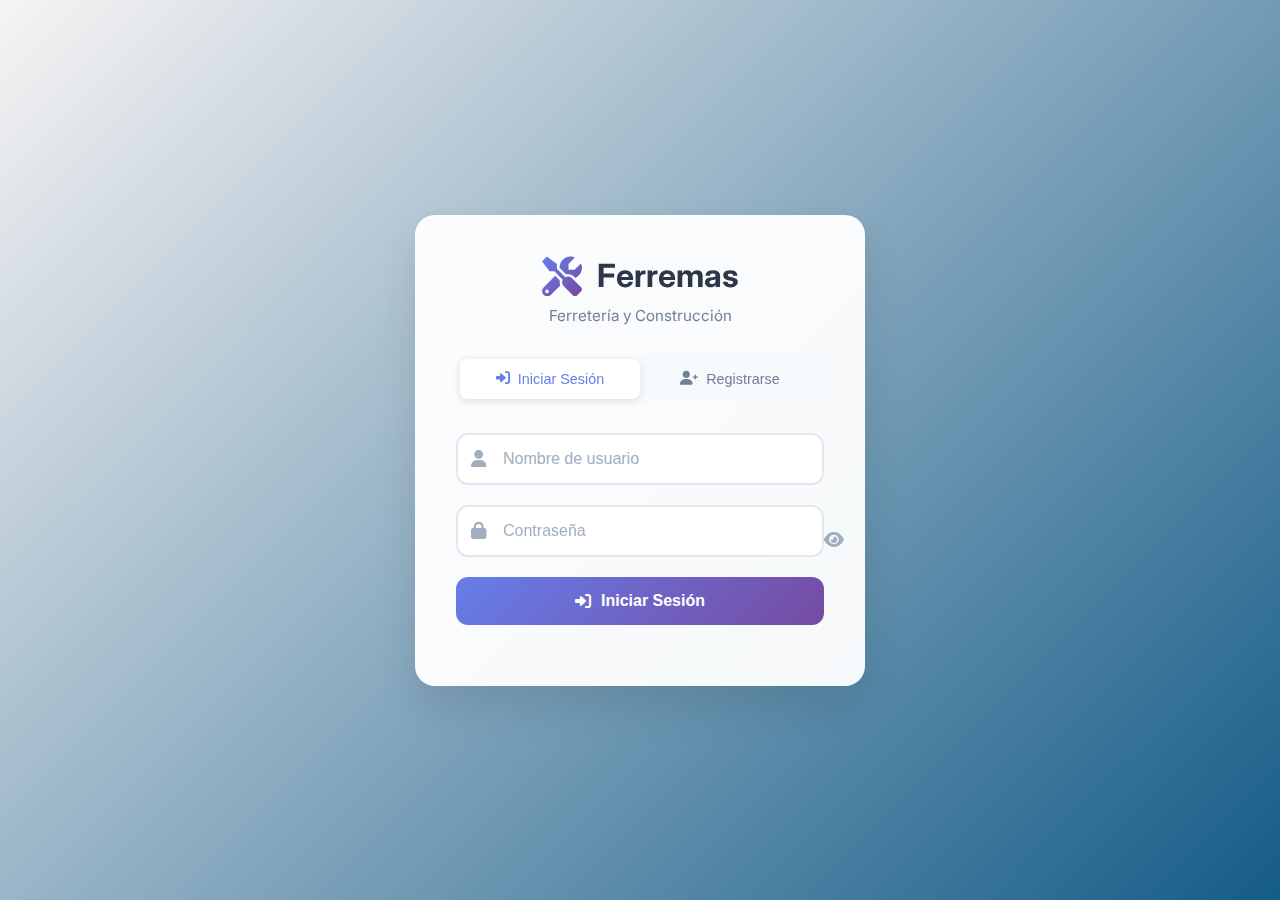
<file: ms-auth-bff/src/main/resources/static/index.html>
<!DOCTYPE html>
<html lang="es">
<head>
    <meta charset="UTF-8">
    <meta name="viewport" content="width=device-width, initial-scale=1.0">
    <title>Ferremas - Login & Register</title>
    <link rel="stylesheet" href="styles.css">
    <link href="https://cdnjs.cloudflare.com/ajax/libs/font-awesome/6.0.0/css/all.min.css" rel="stylesheet">
    <link href="https://fonts.googleapis.com/css2?family=Inter:wght@300;400;500;600;700&display=swap" rel="stylesheet">
</head>
<body>
    <div class="container">
        <div class="auth-container">
            <div class="auth-header">
                <div class="logo">
                    <i class="fas fa-tools"></i>
                    <h1>Ferremas</h1>
                </div>
                <p class="subtitle">Ferretería y Construcción</p>
            </div>

            <div class="auth-tabs">
                <button class="tab-btn active" data-tab="login">
                    <i class="fas fa-sign-in-alt"></i>
                    Iniciar Sesión
                </button>
                <button class="tab-btn" data-tab="register">
                    <i class="fas fa-user-plus"></i>
                    Registrarse
                </button>
            </div>

            <!-- Login Form -->
            <form id="loginForm" class="auth-form active">
                <div class="form-group">
                    <div class="input-icon">
                        <i class="fas fa-user"></i>
                        <input type="text" id="loginUsername" placeholder="Nombre de usuario" required>
                    </div>
                </div>
                <div class="form-group">
                    <div class="input-icon">
                        <i class="fas fa-lock"></i>
                        <input type="password" id="loginPassword" placeholder="Contraseña" required>
                        <button type="button" class="toggle-password" onclick="togglePassword('loginPassword')">
                            <i class="fas fa-eye"></i>
                        </button>
                    </div>
                </div>
                <div class="form-group">
                    <button type="submit" class="btn-primary">
                        <i class="fas fa-sign-in-alt"></i>
                        Iniciar Sesión
                    </button>
                </div>
            </form>

            <!-- Register Form -->
            <form id="registerForm" class="auth-form">
                <div class="form-group">
                    <div class="input-icon">
                        <i class="fas fa-user"></i>
                        <input type="text" id="registerUsername" placeholder="Nombre de usuario" required>
                    </div>
                </div>
                <div class="form-group">
                    <div class="input-icon">
                        <i class="fas fa-envelope"></i>
                        <input type="email" id="registerEmail" placeholder="Correo electrónico" required>
                    </div>
                </div>
                <div class="form-group">
                    <div class="input-icon">
                        <i class="fas fa-lock"></i>
                        <input type="password" id="registerPassword" placeholder="Contraseña" required>
                        <button type="button" class="toggle-password" onclick="togglePassword('registerPassword')">
                            <i class="fas fa-eye"></i>
                        </button>
                    </div>
                </div>
                <div class="form-group">
                    <div class="input-icon">
                        <i class="fas fa-lock"></i>
                        <input type="password" id="confirmPassword" placeholder="Confirmar contraseña" required>
                        <button type="button" class="toggle-password" onclick="togglePassword('confirmPassword')">
                            <i class="fas fa-eye"></i>
                        </button>
                    </div>
                </div>
                <div class="form-group">
                    <button type="submit" class="btn-primary">
                        <i class="fas fa-user-plus"></i>
                        Registrarse
                    </button>
                </div>
            </form>

            <div id="message" class="message"></div>
        </div>
    </div>

    <script src="script.js"></script>
</body>
</html>
</file>
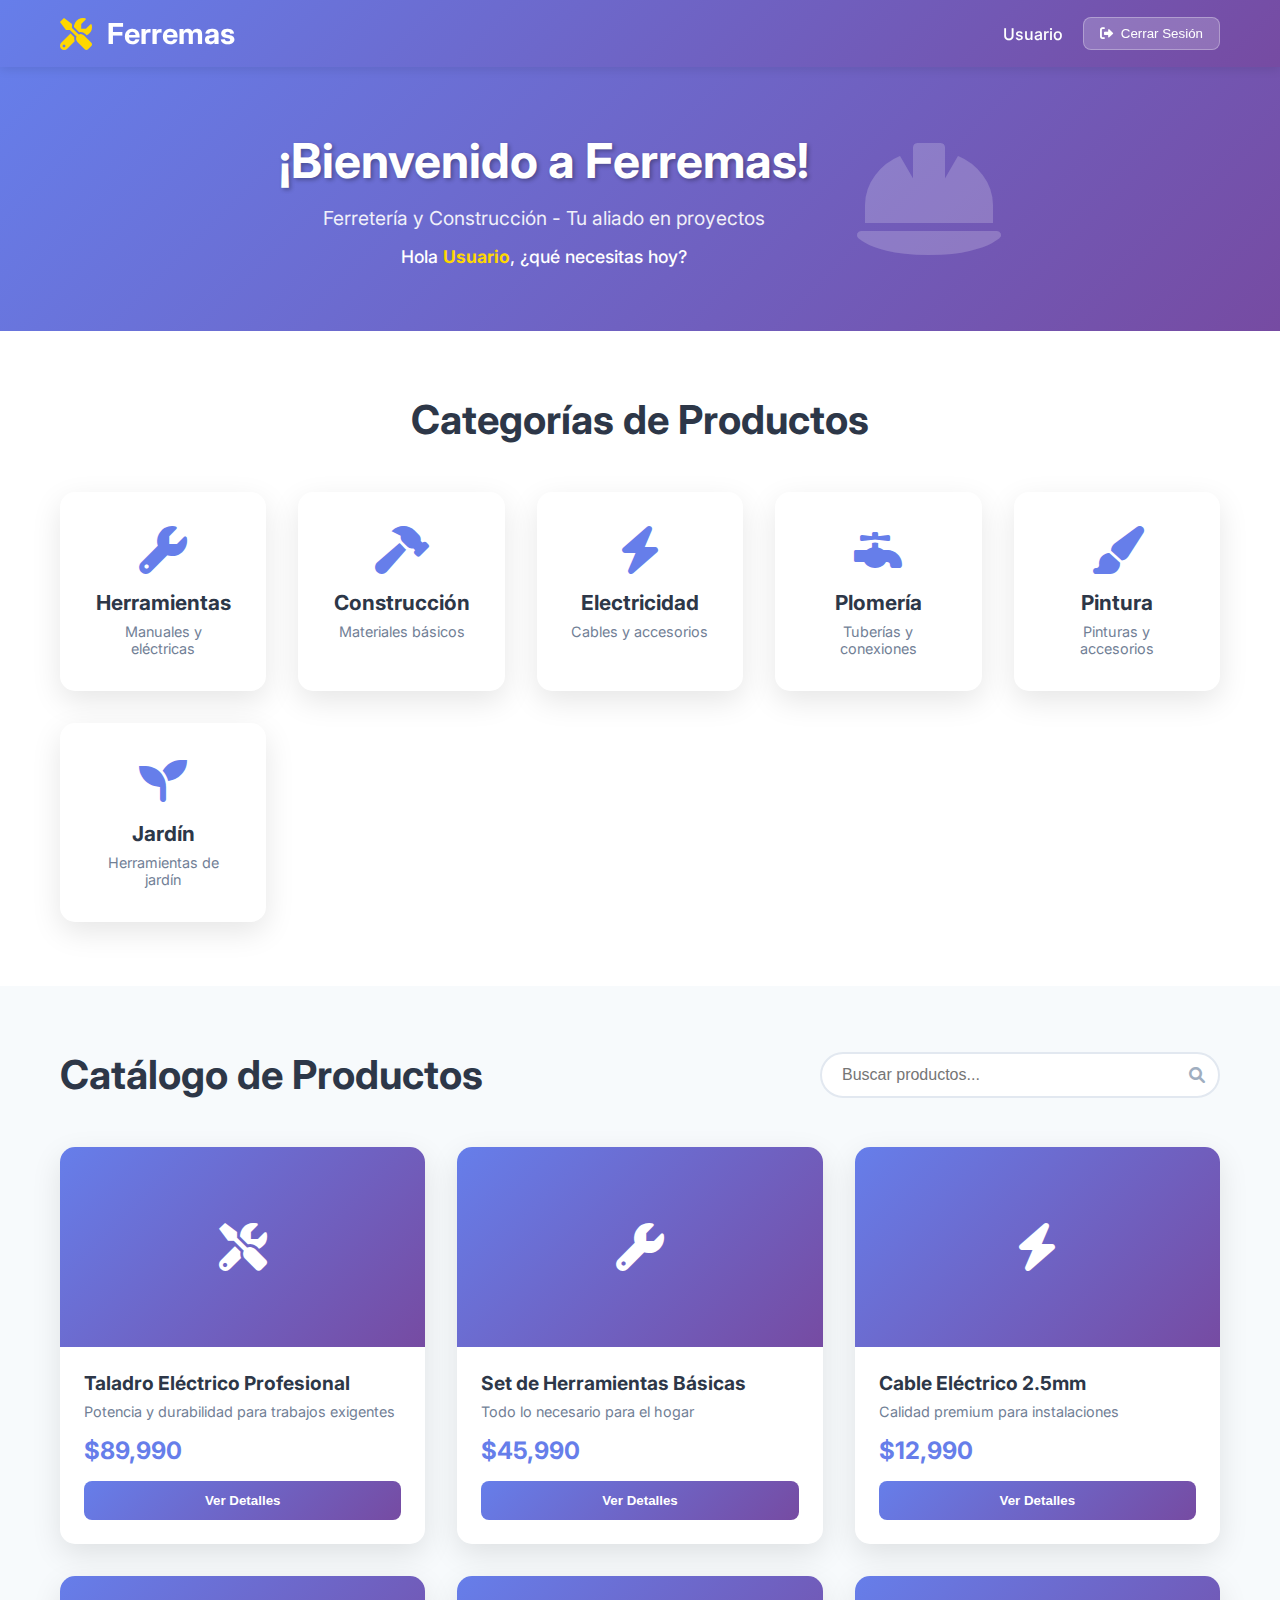
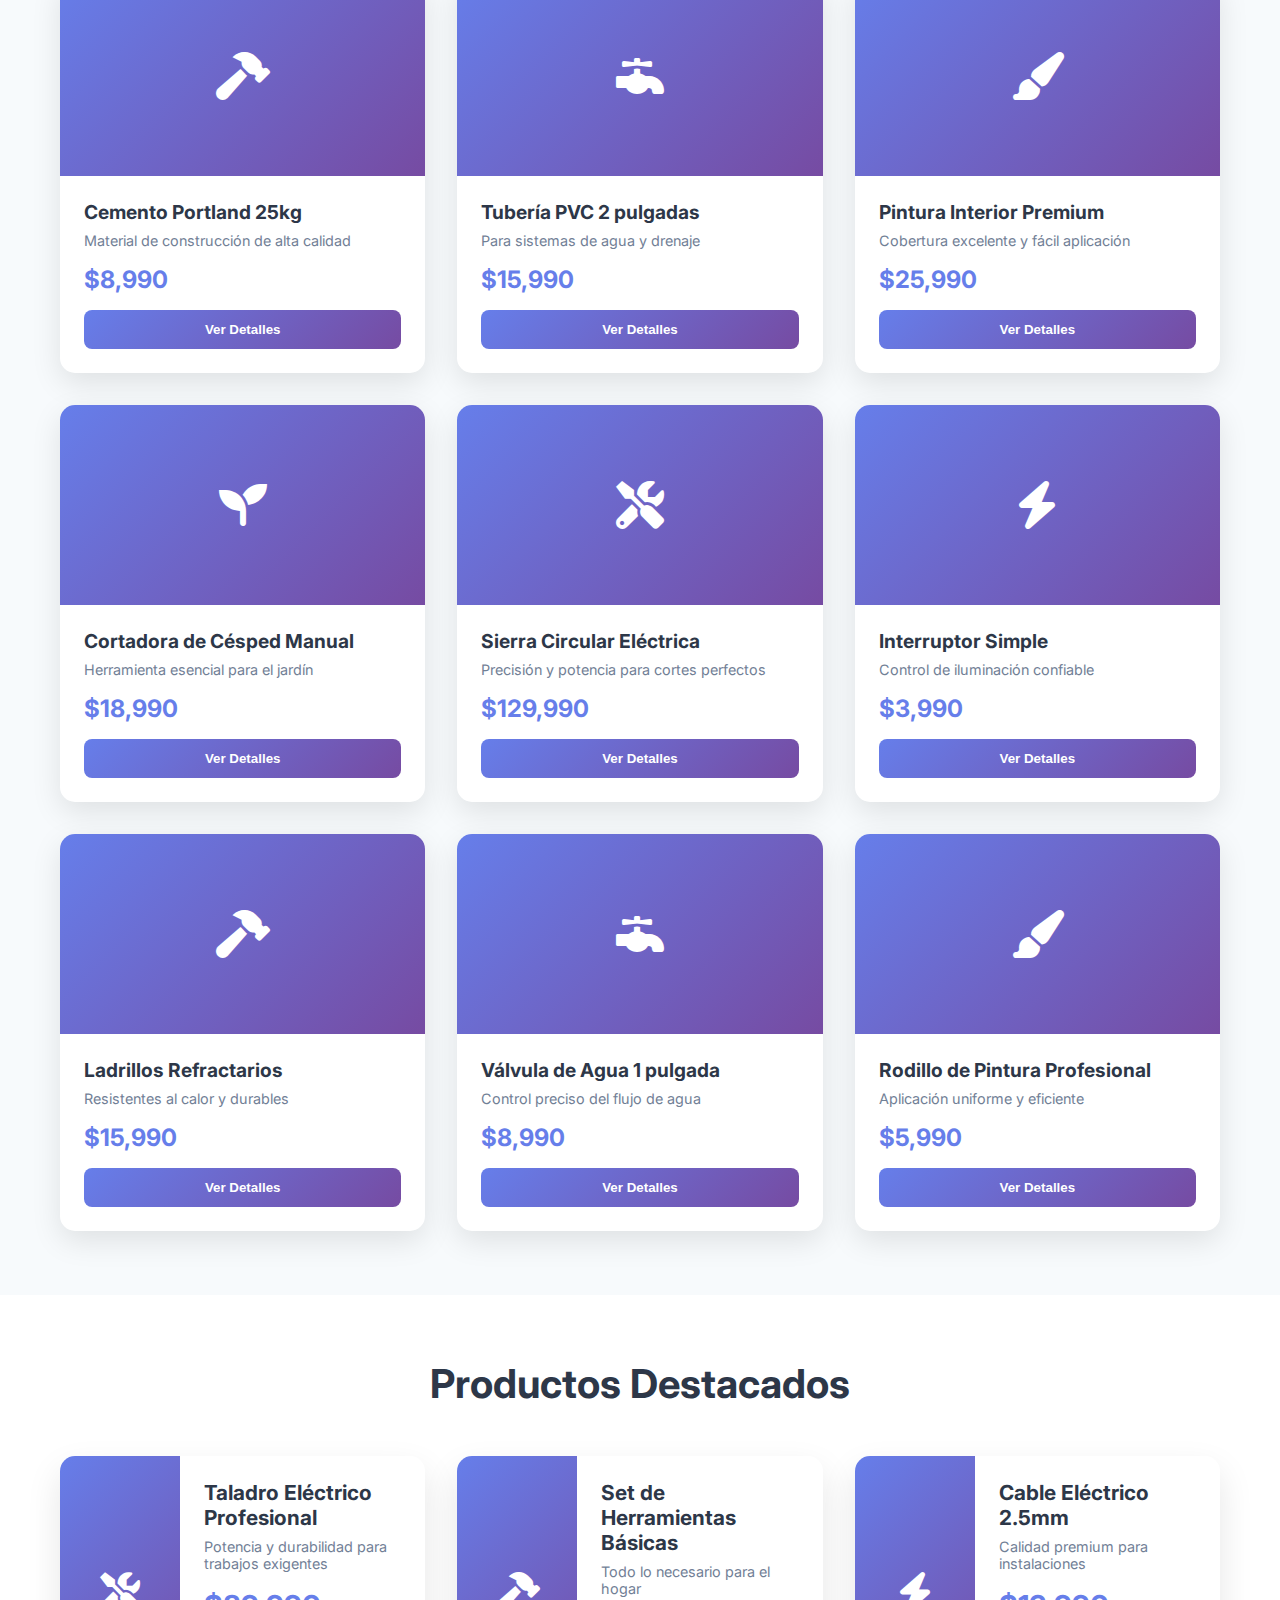
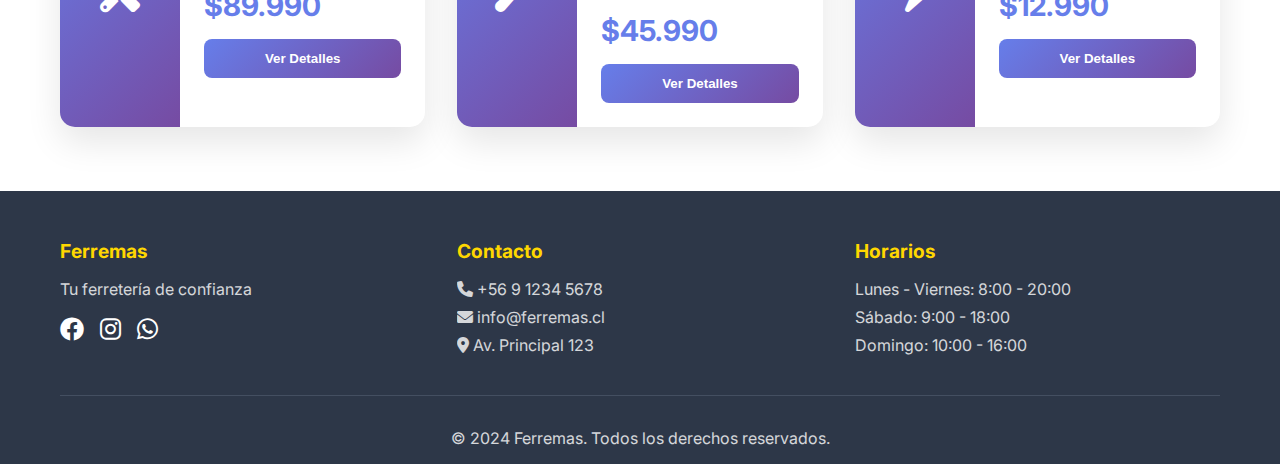
<file: ms-auth-bff/src/main/resources/static/dashboard.html>
<!DOCTYPE html>
<html lang="es">
<head>
    <meta charset="UTF-8">
    <meta name="viewport" content="width=device-width, initial-scale=1.0">
    <title>Ferremas - Bienvenido</title>
    <link rel="stylesheet" href="dashboard.css">
    <link href="https://cdnjs.cloudflare.com/ajax/libs/font-awesome/6.0.0/css/all.min.css" rel="stylesheet">
    <link href="https://fonts.googleapis.com/css2?family=Inter:wght@300;400;500;600;700&display=swap" rel="stylesheet">
</head>
<body>
    <!-- Header -->
    <header class="header">
        <div class="header-content">
            <div class="logo">
                <i class="fas fa-tools"></i>
                <h1>Ferremas</h1>
            </div>
            <div class="user-info">
                <span id="userName">Usuario</span>
                <button class="btn-logout" onclick="logout()">
                    <i class="fas fa-sign-out-alt"></i>
                    Cerrar Sesión
                </button>
            </div>
        </div>
    </header>

    <!-- Welcome Section -->
    <section class="welcome-section">
        <div class="welcome-content">
            <div class="welcome-text">
                <h2>¡Bienvenido a Ferremas!</h2>
                <p class="welcome-message">Ferretería y Construcción - Tu aliado en proyectos</p>
                <p class="user-greeting">Hola <span id="userGreeting">Usuario</span>, ¿qué necesitas hoy?</p>
            </div>
            <div class="welcome-image">
                <i class="fas fa-hard-hat"></i>
            </div>
        </div>
    </section>

    <!-- Categories -->
    <section class="categories-section">
        <div class="container">
            <h3>Categorías de Productos</h3>
            <div class="categories-grid">
                <div class="category-card" onclick="filterByCategory('herramientas')">
                    <i class="fas fa-wrench"></i>
                    <h4>Herramientas</h4>
                    <p>Manuales y eléctricas</p>
                </div>
                <div class="category-card" onclick="filterByCategory('construccion')">
                    <i class="fas fa-hammer"></i>
                    <h4>Construcción</h4>
                    <p>Materiales básicos</p>
                </div>
                <div class="category-card" onclick="filterByCategory('electricidad')">
                    <i class="fas fa-bolt"></i>
                    <h4>Electricidad</h4>
                    <p>Cables y accesorios</p>
                </div>
                <div class="category-card" onclick="filterByCategory('plomeria')">
                    <i class="fas fa-faucet"></i>
                    <h4>Plomería</h4>
                    <p>Tuberías y conexiones</p>
                </div>
                <div class="category-card" onclick="filterByCategory('pintura')">
                    <i class="fas fa-paint-brush"></i>
                    <h4>Pintura</h4>
                    <p>Pinturas y accesorios</p>
                </div>
                <div class="category-card" onclick="filterByCategory('jardin')">
                    <i class="fas fa-seedling"></i>
                    <h4>Jardín</h4>
                    <p>Herramientas de jardín</p>
                </div>
            </div>
        </div>
    </section>

    <!-- Products Section -->
    <section class="products-section">
        <div class="container">
            <div class="products-header">
                <h3>Catálogo de Productos</h3>
                <div class="search-bar">
                    <input type="text" id="searchInput" placeholder="Buscar productos...">
                    <i class="fas fa-search"></i>
                </div>
            </div>
            
            <div class="products-grid" id="productsGrid">
                <!-- Products will be loaded here -->
            </div>
        </div>
    </section>

    <!-- Featured Products -->
    <section class="featured-section">
        <div class="container">
            <h3>Productos Destacados</h3>
            <div class="featured-grid">
                <div class="featured-card">
                    <div class="featured-image">
                        <i class="fas fa-tools"></i>
                    </div>
                    <div class="featured-content">
                        <h4>Taladro Eléctrico Profesional</h4>
                        <p>Potencia y durabilidad para trabajos exigentes</p>
                        <div class="price">$89.990</div>
                        <button class="btn-buy">Ver Detalles</button>
                    </div>
                </div>
                <div class="featured-card">
                    <div class="featured-image">
                        <i class="fas fa-hammer"></i>
                    </div>
                    <div class="featured-content">
                        <h4>Set de Herramientas Básicas</h4>
                        <p>Todo lo necesario para el hogar</p>
                        <div class="price">$45.990</div>
                        <button class="btn-buy">Ver Detalles</button>
                    </div>
                </div>
                <div class="featured-card">
                    <div class="featured-image">
                        <i class="fas fa-bolt"></i>
                    </div>
                    <div class="featured-content">
                        <h4>Cable Eléctrico 2.5mm</h4>
                        <p>Calidad premium para instalaciones</p>
                        <div class="price">$12.990</div>
                        <button class="btn-buy">Ver Detalles</button>
                    </div>
                </div>
            </div>
        </div>
    </section>

    <!-- Footer -->
    <footer class="footer">
        <div class="container">
            <div class="footer-content">
                <div class="footer-section">
                    <h4>Ferremas</h4>
                    <p>Tu ferretería de confianza</p>
                    <div class="social-links">
                        <a href="#"><i class="fab fa-facebook"></i></a>
                        <a href="#"><i class="fab fa-instagram"></i></a>
                        <a href="#"><i class="fab fa-whatsapp"></i></a>
                    </div>
                </div>
                <div class="footer-section">
                    <h4>Contacto</h4>
                    <p><i class="fas fa-phone"></i> +56 9 1234 5678</p>
                    <p><i class="fas fa-envelope"></i> info@ferremas.cl</p>
                    <p><i class="fas fa-map-marker-alt"></i> Av. Principal 123</p>
                </div>
                <div class="footer-section">
                    <h4>Horarios</h4>
                    <p>Lunes - Viernes: 8:00 - 20:00</p>
                    <p>Sábado: 9:00 - 18:00</p>
                    <p>Domingo: 10:00 - 16:00</p>
                </div>
            </div>
            <div class="footer-bottom">
                <p>&copy; 2024 Ferremas. Todos los derechos reservados.</p>
            </div>
        </div>
    </footer>

    <script src="dashboard.js"></script>
</body>
</html>
</file>
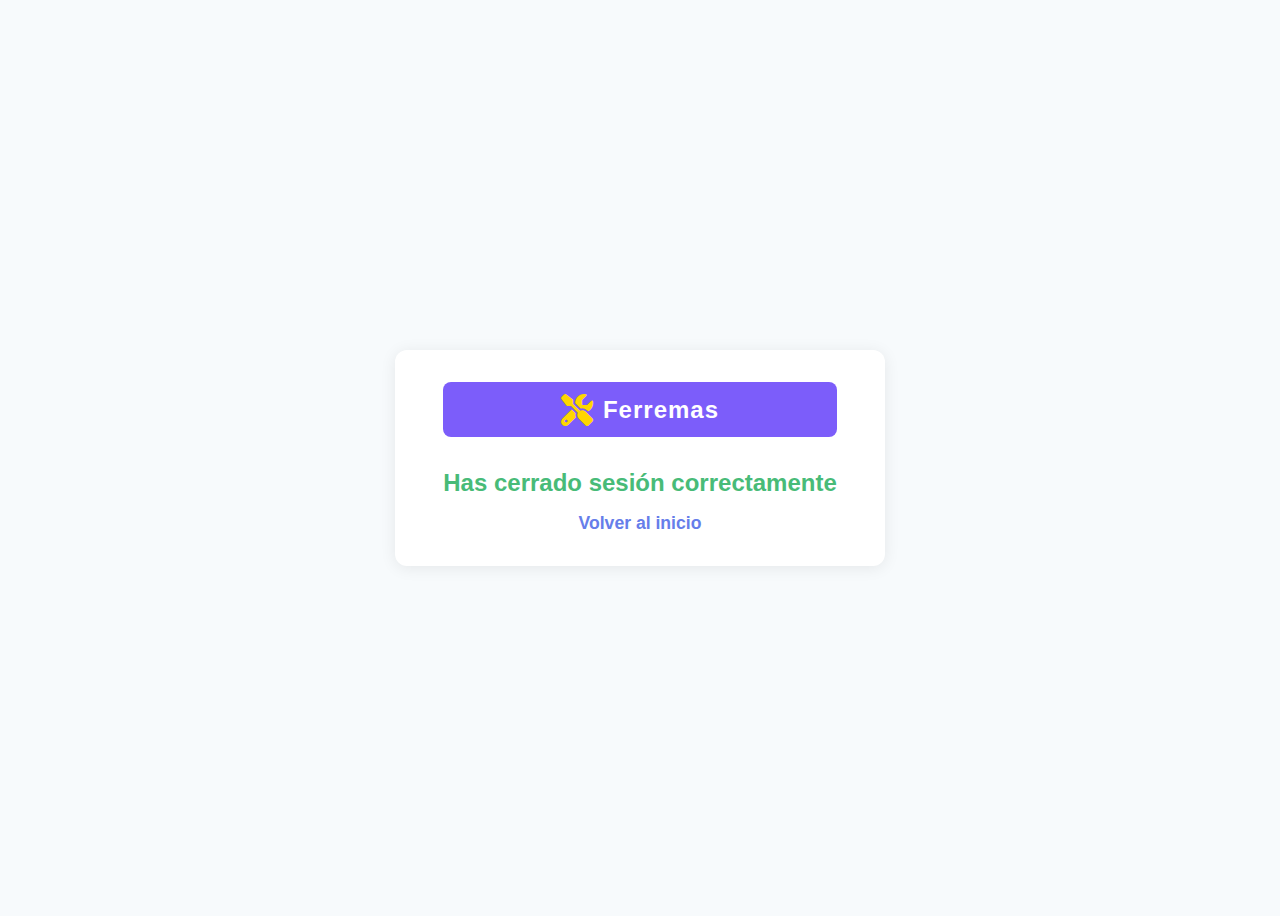
<file: ms-auth-bff/src/main/resources/static/logout.html>
<!DOCTYPE html>
<html lang="es">
<head>
    <meta charset="UTF-8">
    <title>Sesión cerrada</title>
    <link rel="stylesheet" href="https://cdnjs.cloudflare.com/ajax/libs/font-awesome/6.4.2/css/all.min.css">
    <style>
        body {
            display: flex;
            height: 100vh;
            align-items: center;
            justify-content: center;
            background: #f7fafc;
            font-family: Arial, sans-serif;
        }
        .logout-message {
            background: #fff;
            padding: 2rem 3rem;
            border-radius: 12px;
            box-shadow: 0 2px 16px rgba(0,0,0,0.08);
            text-align: center;
            min-width: 320px;
        }
        .brand-header {
            display: flex;
            align-items: center;
            justify-content: center;
            gap: 10px;
            background: #7c5dfa;
            border-radius: 8px;
            padding: 0.7rem 1.5rem;
            margin-bottom: 2rem;
        }
        .brand-header i {
            color: #ffd600;
            font-size: 2rem;
        }
        .brand-header span {
            color: #fff;
            font-size: 1.5rem;
            font-weight: bold;
            letter-spacing: 1px;
        }
        .logout-message h2 {
            color: #48bb78;
            margin-bottom: 1rem;
        }
        .logout-message a {
            color: #667eea;
            text-decoration: none;
            font-weight: bold;
            font-size: 1.1rem;
        }
        .logout-message a:hover {
            text-decoration: underline;
        }
    </style>
</head>
<body>
    <div class="logout-message">
        <div class="brand-header">
            <i class="fas fa-tools"></i>
            <span>Ferremas</span>
        </div>
        <h2>Has cerrado sesión correctamente</h2>
        <a href="index.html">Volver al inicio</a>
    </div>
</body>
</html>
</file>
<file: ms-auth-bff/src/main/resources/static/styles.css>
* {
    margin: 0;
    padding: 0;
    box-sizing: border-box;
}

body {
    font-family: 'Inter', sans-serif;
    background: linear-gradient(135deg, #f7f4f4 0%, #155c88 100%);
    min-height: 100vh;
    display: flex;
    align-items: center;
    justify-content: center;
    padding: 20px;
}

.container {
    width: 100%;
    max-width: 450px;
}

.auth-container {
    background: rgba(255, 255, 255, 0.95);
    backdrop-filter: blur(10px);
    border-radius: 20px;
    padding: 40px;
    box-shadow: 0 20px 40px rgba(0, 0, 0, 0.1);
    border: 1px solid rgba(255, 255, 255, 0.2);
}

.auth-header {
    text-align: center;
    margin-bottom: 30px;
}

.logo {
    display: flex;
    align-items: center;
    justify-content: center;
    gap: 15px;
    margin-bottom: 10px;
}

.logo i {
    font-size: 2.5rem;
    color: #667eea;
    background: linear-gradient(135deg, #667eea, #764ba2);
    -webkit-background-clip: text;
    -webkit-text-fill-color: transparent;
    background-clip: text;
}

.logo h1 {
    font-size: 2rem;
    font-weight: 700;
    color: #2d3748;
    margin: 0;
}

.subtitle {
    color: #718096;
    font-size: 0.95rem;
    font-weight: 400;
}

.auth-tabs {
    display: flex;
    background: #f7fafc;
    border-radius: 12px;
    padding: 4px;
    margin-bottom: 30px;
}

.tab-btn {
    flex: 1;
    padding: 12px 20px;
    border: none;
    background: transparent;
    border-radius: 8px;
    cursor: pointer;
    font-size: 0.9rem;
    font-weight: 500;
    color: #718096;
    transition: all 0.3s ease;
    display: flex;
    align-items: center;
    justify-content: center;
    gap: 8px;
}

.tab-btn.active {
    background: white;
    color: #667eea;
    box-shadow: 0 2px 8px rgba(0, 0, 0, 0.1);
}

.tab-btn:hover:not(.active) {
    color: #4a5568;
}

.auth-form {
    display: none;
}

.auth-form.active {
    display: block;
}

.form-group {
    margin-bottom: 20px;
}

.input-icon {
    position: relative;
    display: flex;
    align-items: center;
}

.input-icon i {
    position: absolute;
    left: 15px;
    color: #a0aec0;
    font-size: 1.1rem;
    z-index: 1;
}

.input-icon input {
    width: 100%;
    padding: 15px 15px 15px 45px;
    border: 2px solid #e2e8f0;
    border-radius: 12px;
    font-size: 1rem;
    transition: all 0.3s ease;
    background: white;
}

.input-icon input:focus {
    outline: none;
    border-color: #667eea;
    box-shadow: 0 0 0 3px rgba(102, 126, 234, 0.1);
}

.input-icon input::placeholder {
    color: #a0aec0;
}

.toggle-password {
    position: absolute;
    right: 15px;
    background: none;
    border: none;
    color: #a0aec0;
    cursor: pointer;
    font-size: 1.1rem;
    transition: color 0.3s ease;
}

.toggle-password:hover {
    color: #667eea;
}

.btn-primary {
    width: 100%;
    padding: 15px;
    background: linear-gradient(135deg, #667eea 0%, #764ba2 100%);
    color: white;
    border: none;
    border-radius: 12px;
    font-size: 1rem;
    font-weight: 600;
    cursor: pointer;
    transition: all 0.3s ease;
    display: flex;
    align-items: center;
    justify-content: center;
    gap: 10px;
}

.btn-primary:hover {
    transform: translateY(-2px);
    box-shadow: 0 10px 20px rgba(102, 126, 234, 0.3);
}

.btn-primary:active {
    transform: translateY(0);
}

.btn-primary:disabled {
    opacity: 0.6;
    cursor: not-allowed;
    transform: none;
}

.message {
    margin-top: 20px;
    padding: 15px;
    border-radius: 12px;
    font-size: 0.9rem;
    font-weight: 500;
    text-align: center;
    display: none;
}

.message.success {
    background: #c6f6d5;
    color: #22543d;
    border: 1px solid #9ae6b4;
    display: block;
}

.message.error {
    background: #fed7d7;
    color: #742a2a;
    border: 1px solid #feb2b2;
    display: block;
}

.message.info {
    background: #bee3f8;
    color: #2a4365;
    border: 1px solid #90cdf4;
    display: block;
}

/* Loading animation */
.loading {
    position: relative;
    pointer-events: none;
}

.loading::after {
    content: '';
    position: absolute;
    top: 50%;
    left: 50%;
    width: 20px;
    height: 20px;
    margin: -10px 0 0 -10px;
    border: 2px solid transparent;
    border-top: 2px solid white;
    border-radius: 50%;
    animation: spin 1s linear infinite;
}

@keyframes spin {
    0% { transform: rotate(0deg); }
    100% { transform: rotate(360deg); }
}

/* Responsive design */
@media (max-width: 480px) {
    .auth-container {
        padding: 30px 20px;
    }
    
    .logo h1 {
        font-size: 1.5rem;
    }
    
    .logo i {
        font-size: 2rem;
    }
    
    .tab-btn {
        padding: 10px 15px;
        font-size: 0.85rem;
    }
}

/* Animation for form switching */
.auth-form {
    opacity: 0;
    transform: translateY(20px);
    transition: all 0.3s ease;
}

.auth-form.active {
    opacity: 1;
    transform: translateY(0);
}

/* Floating animation for the container */
@keyframes float {
    0%, 100% { transform: translateY(0px); }
    50% { transform: translateY(-10px); }
}

.auth-container {
    animation: float 6s ease-in-out infinite;
}
</file>
<file: ms-auth-bff/src/main/resources/static/dashboard.css>
* {
    margin: 0;
    padding: 0;
    box-sizing: border-box;
}

body {
    font-family: 'Inter', sans-serif;
    background: linear-gradient(135deg, #f5f7fa 0%, #c3cfe2 100%);
    min-height: 100vh;
}

.container {
    max-width: 1200px;
    margin: 0 auto;
    padding: 0 20px;
}

/* Header */
.header {
    background: linear-gradient(135deg, #667eea 0%, #764ba2 100%);
    color: white;
    padding: 1rem 0;
    box-shadow: 0 2px 10px rgba(0,0,0,0.1);
    position: sticky;
    top: 0;
    z-index: 100;
}

.header-content {
    max-width: 1200px;
    margin: 0 auto;
    padding: 0 20px;
    display: flex;
    justify-content: space-between;
    align-items: center;
}

.logo {
    display: flex;
    align-items: center;
    gap: 15px;
}

.logo i {
    font-size: 2rem;
    color: #ffd700;
}

.logo h1 {
    font-size: 1.8rem;
    font-weight: 700;
}

.user-info {
    display: flex;
    align-items: center;
    gap: 20px;
}

.user-info span {
    font-weight: 500;
}

.btn-logout {
    background: rgba(255,255,255,0.2);
    border: 1px solid rgba(255,255,255,0.3);
    color: white;
    padding: 8px 16px;
    border-radius: 8px;
    cursor: pointer;
    transition: all 0.3s ease;
    display: flex;
    align-items: center;
    gap: 8px;
}

.btn-logout:hover {
    background: rgba(255,255,255,0.3);
    transform: translateY(-2px);
}

/* Welcome Section */
.welcome-section {
    background: linear-gradient(135deg, #667eea 0%, #764ba2 100%);
    color: white;
    padding: 4rem 0;
    text-align: center;
}

.welcome-content {
    display: flex;
    align-items: center;
    justify-content: center;
    gap: 3rem;
    max-width: 800px;
    margin: 0 auto;
}

.welcome-text h2 {
    font-size: 3rem;
    font-weight: 700;
    margin-bottom: 1rem;
    text-shadow: 2px 2px 4px rgba(0,0,0,0.3);
}

.welcome-message {
    font-size: 1.2rem;
    margin-bottom: 1rem;
    opacity: 0.9;
}

.user-greeting {
    font-size: 1.1rem;
    font-weight: 500;
}

.user-greeting span {
    color: #ffd700;
    font-weight: 700;
}

.welcome-image i {
    font-size: 8rem;
    color: rgba(255,255,255,0.2);
    animation: float 3s ease-in-out infinite;
}

@keyframes float {
    0%, 100% { transform: translateY(0px); }
    50% { transform: translateY(-20px); }
}

/* Categories Section */
.categories-section {
    padding: 4rem 0;
    background: white;
}

.categories-section h3 {
    text-align: center;
    font-size: 2.5rem;
    margin-bottom: 3rem;
    color: #2d3748;
}

.categories-grid {
    display: grid;
    grid-template-columns: repeat(auto-fit, minmax(200px, 1fr));
    gap: 2rem;
}

.category-card {
    background: white;
    border-radius: 15px;
    padding: 2rem;
    text-align: center;
    box-shadow: 0 10px 30px rgba(0,0,0,0.1);
    transition: all 0.3s ease;
    cursor: pointer;
    border: 2px solid transparent;
}

.category-card:hover {
    transform: translateY(-10px);
    box-shadow: 0 20px 40px rgba(0,0,0,0.15);
    border-color: #667eea;
}

.category-card i {
    font-size: 3rem;
    color: #667eea;
    margin-bottom: 1rem;
}

.category-card h4 {
    font-size: 1.3rem;
    margin-bottom: 0.5rem;
    color: #2d3748;
}

.category-card p {
    color: #718096;
    font-size: 0.9rem;
}

/* Products Section */
.products-section {
    padding: 4rem 0;
    background: #f7fafc;
}

.products-header {
    display: flex;
    justify-content: space-between;
    align-items: center;
    margin-bottom: 3rem;
    flex-wrap: wrap;
    gap: 1rem;
}

.products-header h3 {
    font-size: 2.5rem;
    color: #2d3748;
}

.search-bar {
    position: relative;
    max-width: 400px;
    width: 100%;
}

.search-bar input {
    width: 100%;
    padding: 12px 45px 12px 20px;
    border: 2px solid #e2e8f0;
    border-radius: 25px;
    font-size: 1rem;
    transition: all 0.3s ease;
}

.search-bar input:focus {
    outline: none;
    border-color: #667eea;
    box-shadow: 0 0 0 3px rgba(102, 126, 234, 0.1);
}

.search-bar i {
    position: absolute;
    right: 15px;
    top: 50%;
    transform: translateY(-50%);
    color: #a0aec0;
}

.products-grid {
    display: grid;
    grid-template-columns: repeat(auto-fill, minmax(280px, 1fr));
    gap: 2rem;
}

.product-card {
    background: white;
    border-radius: 15px;
    overflow: hidden;
    box-shadow: 0 10px 30px rgba(0,0,0,0.1);
    transition: all 0.3s ease;
}

.product-card:hover {
    transform: translateY(-5px);
    box-shadow: 0 20px 40px rgba(0,0,0,0.15);
}

.product-image {
    height: 200px;
    background: linear-gradient(135deg, #667eea 0%, #764ba2 100%);
    display: flex;
    align-items: center;
    justify-content: center;
    color: white;
    font-size: 3rem;
}

.product-content {
    padding: 1.5rem;
}

.product-content h4 {
    font-size: 1.2rem;
    margin-bottom: 0.5rem;
    color: #2d3748;
}

.product-content p {
    color: #718096;
    margin-bottom: 1rem;
    font-size: 0.9rem;
}

.product-price {
    font-size: 1.5rem;
    font-weight: 700;
    color: #667eea;
    margin-bottom: 1rem;
}

.btn-buy {
    width: 100%;
    padding: 12px;
    background: linear-gradient(135deg, #667eea 0%, #764ba2 100%);
    color: white;
    border: none;
    border-radius: 8px;
    font-weight: 600;
    cursor: pointer;
    transition: all 0.3s ease;
}

.btn-buy:hover {
    transform: translateY(-2px);
    box-shadow: 0 10px 20px rgba(102, 126, 234, 0.3);
}

/* Featured Section */
.featured-section {
    padding: 4rem 0;
    background: white;
}

.featured-section h3 {
    text-align: center;
    font-size: 2.5rem;
    margin-bottom: 3rem;
    color: #2d3748;
}

.featured-grid {
    display: grid;
    grid-template-columns: repeat(auto-fit, minmax(350px, 1fr));
    gap: 2rem;
}

.featured-card {
    background: white;
    border-radius: 15px;
    overflow: hidden;
    box-shadow: 0 15px 35px rgba(0,0,0,0.1);
    transition: all 0.3s ease;
    display: flex;
}

.featured-card:hover {
    transform: translateY(-10px);
    box-shadow: 0 25px 50px rgba(0,0,0,0.15);
}

.featured-image {
    width: 120px;
    background: linear-gradient(135deg, #667eea 0%, #764ba2 100%);
    display: flex;
    align-items: center;
    justify-content: center;
    color: white;
    font-size: 2.5rem;
}

.featured-content {
    padding: 1.5rem;
    flex: 1;
}

.featured-content h4 {
    font-size: 1.3rem;
    margin-bottom: 0.5rem;
    color: #2d3748;
}

.featured-content p {
    color: #718096;
    margin-bottom: 1rem;
    font-size: 0.9rem;
}

.price {
    font-size: 1.8rem;
    font-weight: 700;
    color: #667eea;
    margin-bottom: 1rem;
}

/* Footer */
.footer {
    background: #2d3748;
    color: white;
    padding: 3rem 0 1rem;
}

.footer-content {
    display: grid;
    grid-template-columns: repeat(auto-fit, minmax(250px, 1fr));
    gap: 2rem;
    margin-bottom: 2rem;
}

.footer-section h4 {
    font-size: 1.2rem;
    margin-bottom: 1rem;
    color: #ffd700;
}

.footer-section p {
    margin-bottom: 0.5rem;
    opacity: 0.8;
}

.social-links {
    display: flex;
    gap: 1rem;
    margin-top: 1rem;
}

.social-links a {
    color: white;
    font-size: 1.5rem;
    transition: color 0.3s ease;
}

.social-links a:hover {
    color: #ffd700;
}

.footer-bottom {
    text-align: center;
    padding-top: 2rem;
    border-top: 1px solid #4a5568;
    opacity: 0.8;
}

/* Responsive Design */
@media (max-width: 768px) {
    .welcome-content {
        flex-direction: column;
        text-align: center;
    }
    
    .welcome-text h2 {
        font-size: 2rem;
    }
    
    .welcome-image i {
        font-size: 5rem;
    }
    
    .products-header {
        flex-direction: column;
        align-items: stretch;
    }
    
    .featured-card {
        flex-direction: column;
    }
    
    .featured-image {
        width: 100%;
        height: 100px;
    }
    
    .header-content {
        flex-direction: column;
        gap: 1rem;
    }
}
</file>
